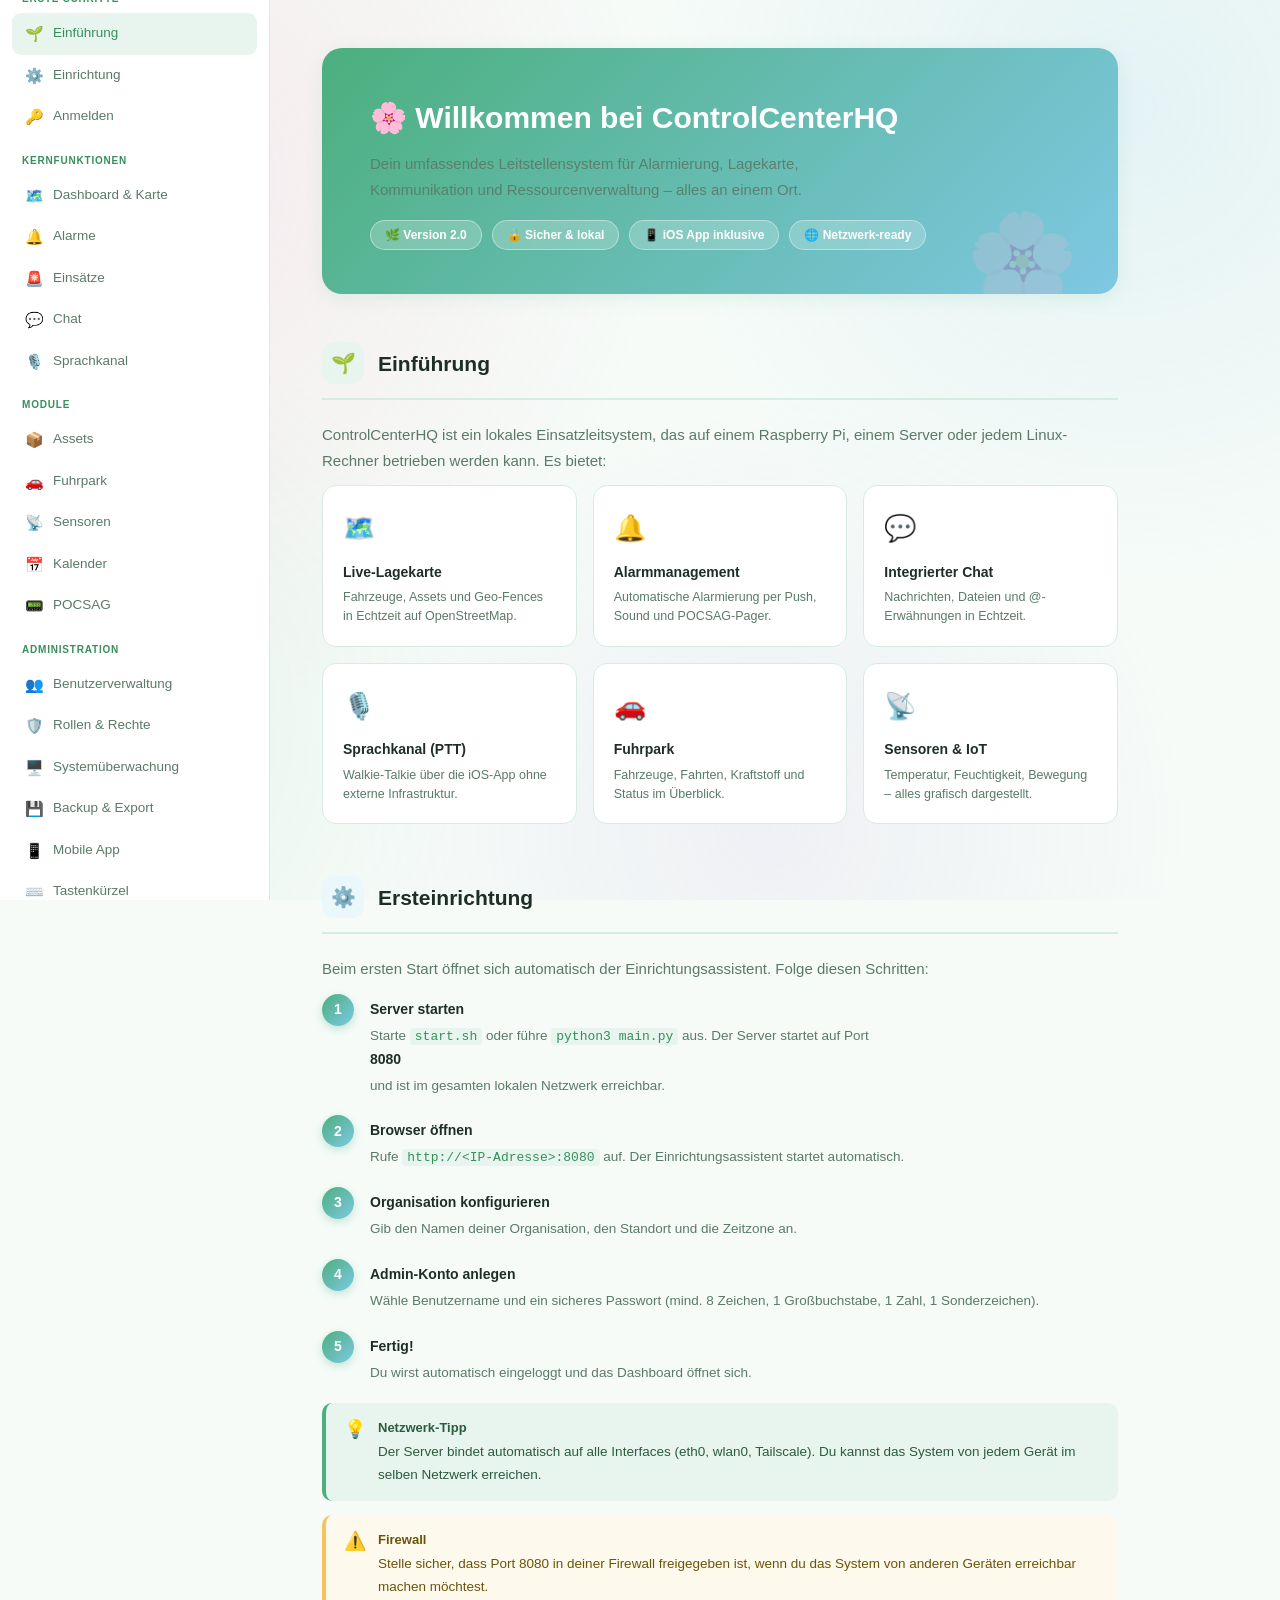
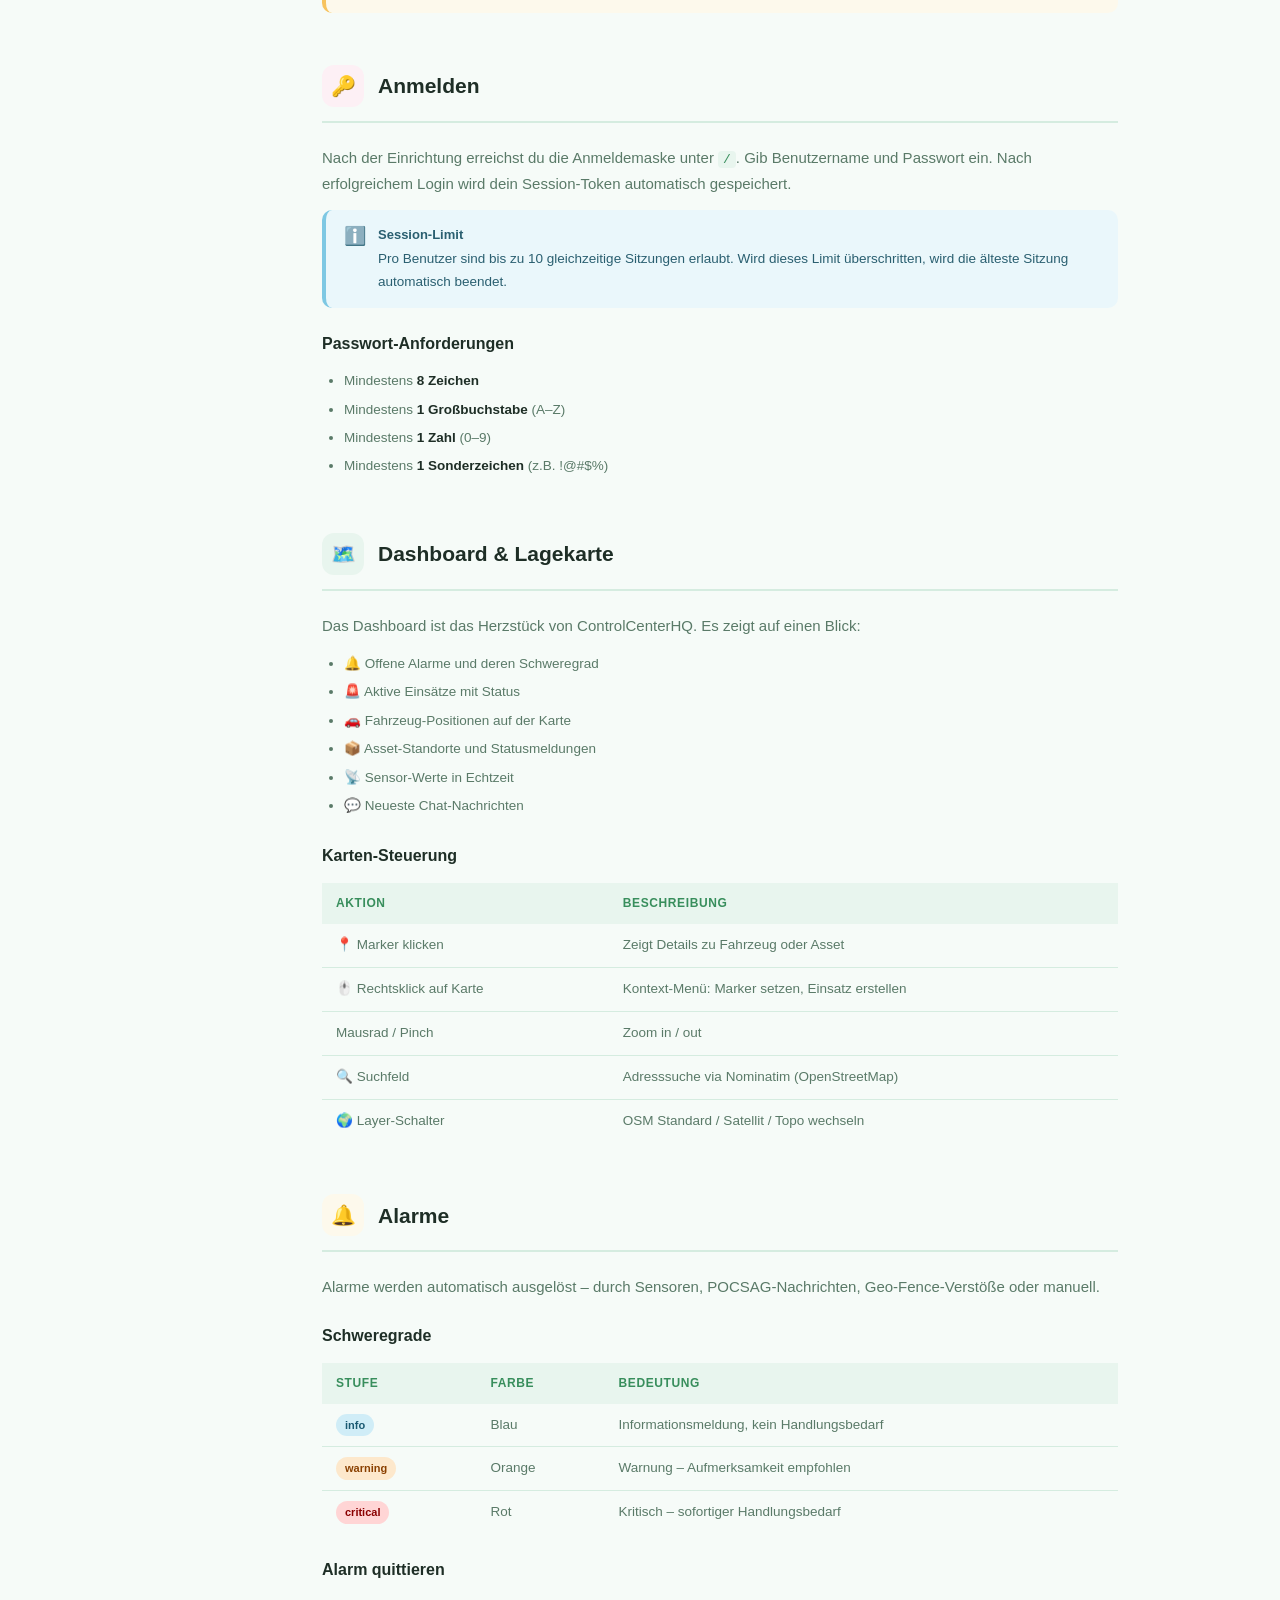
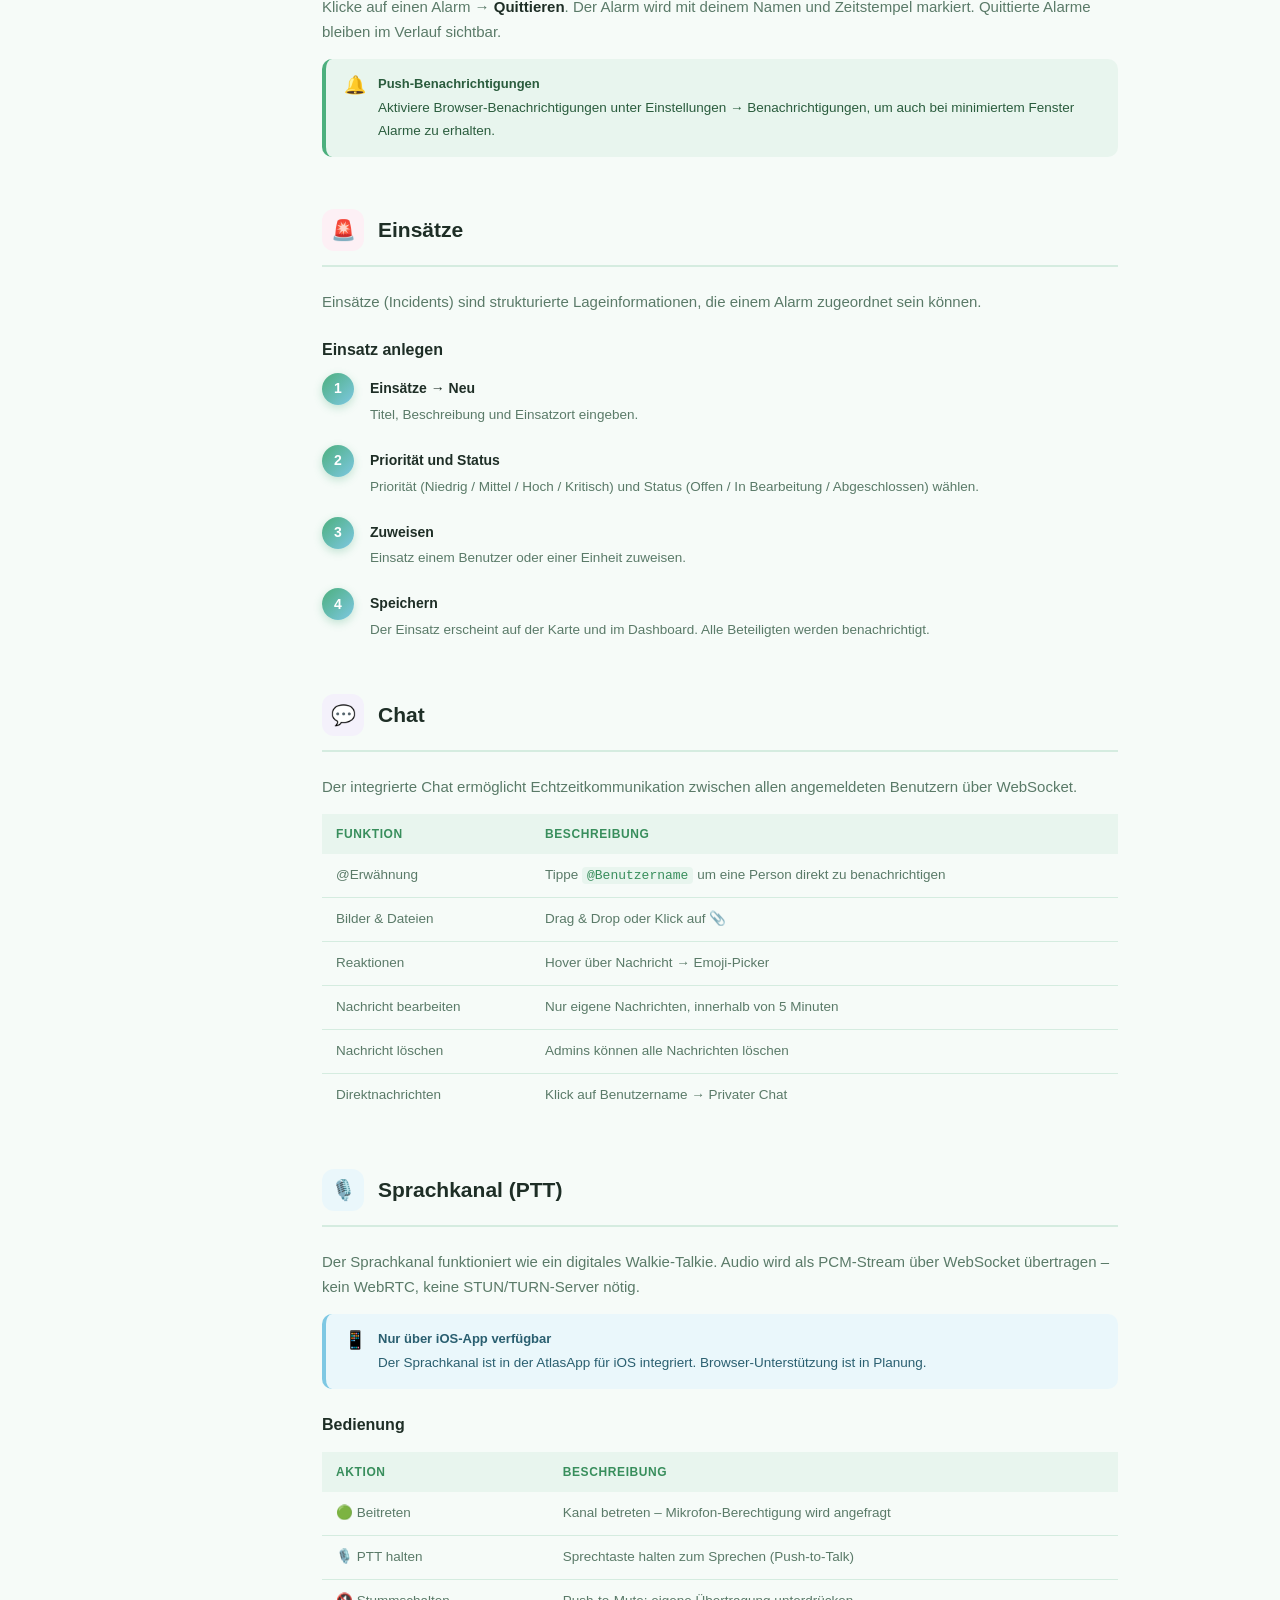
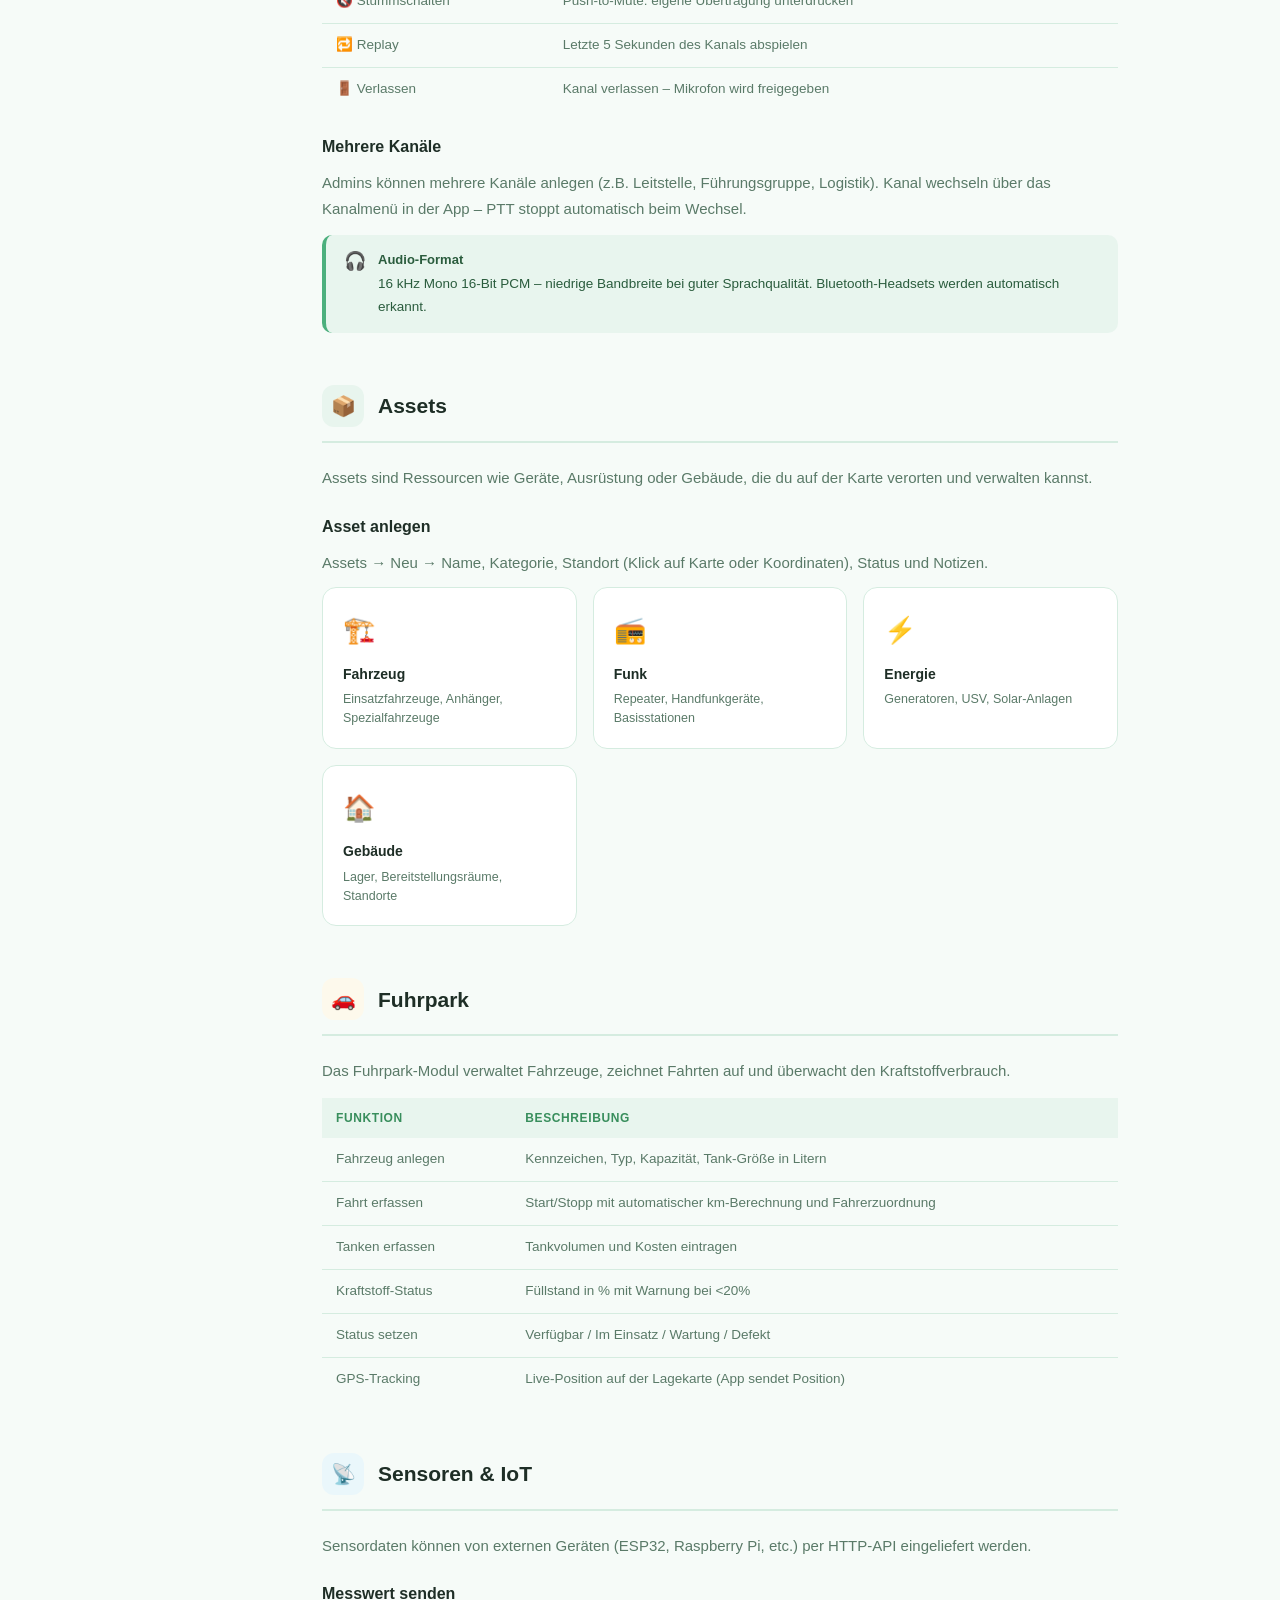
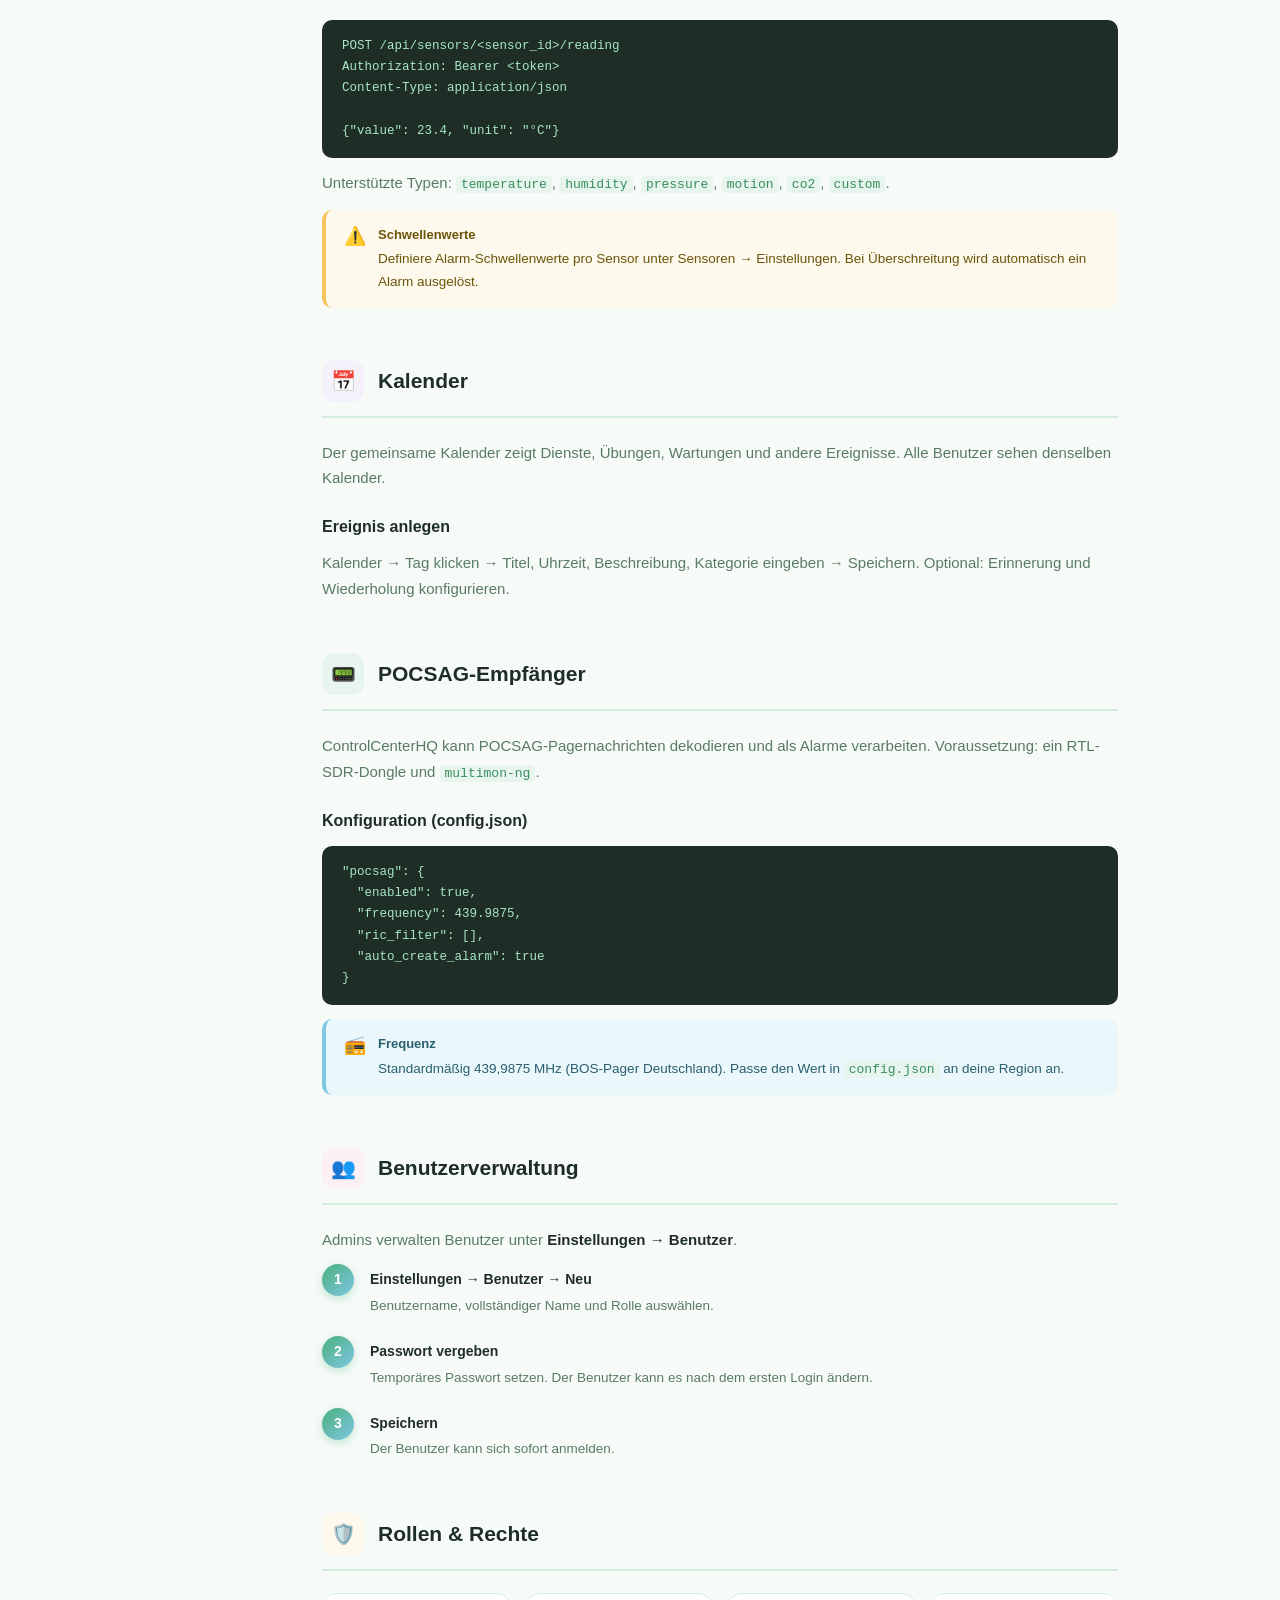
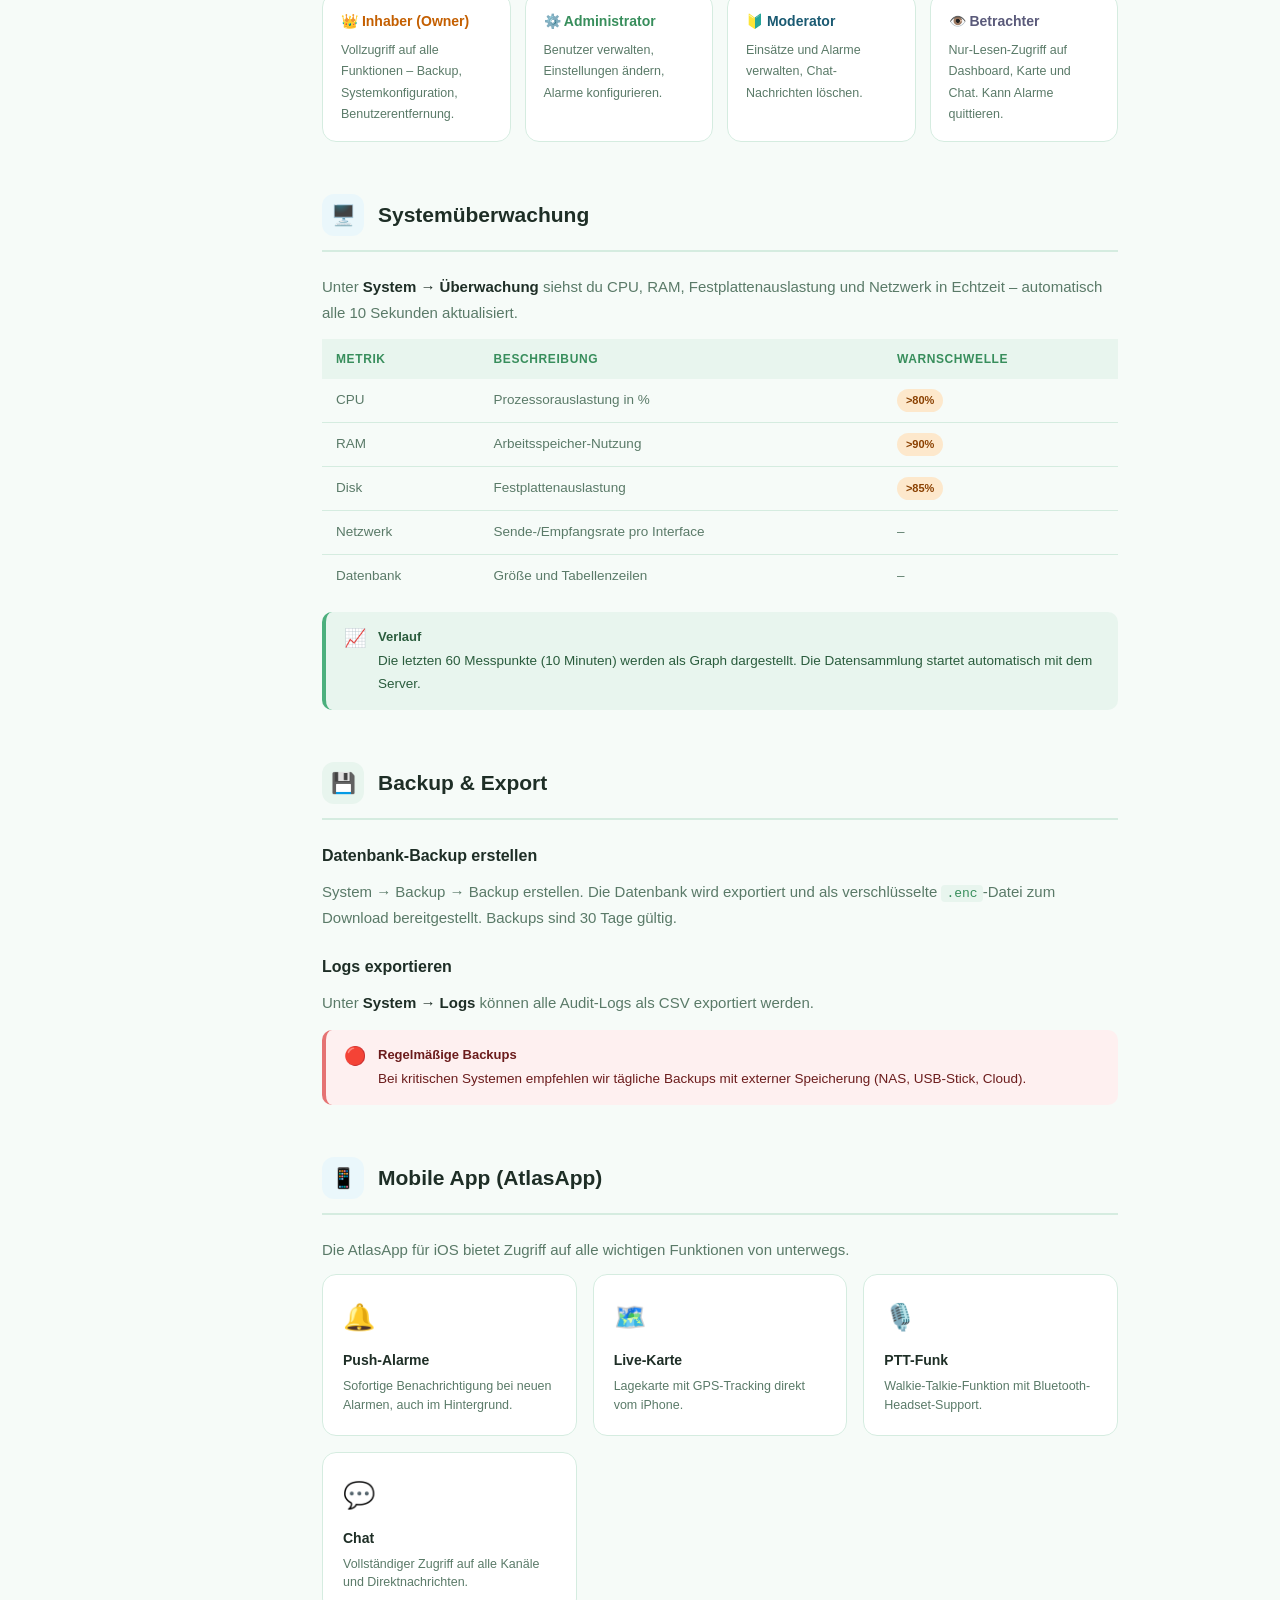
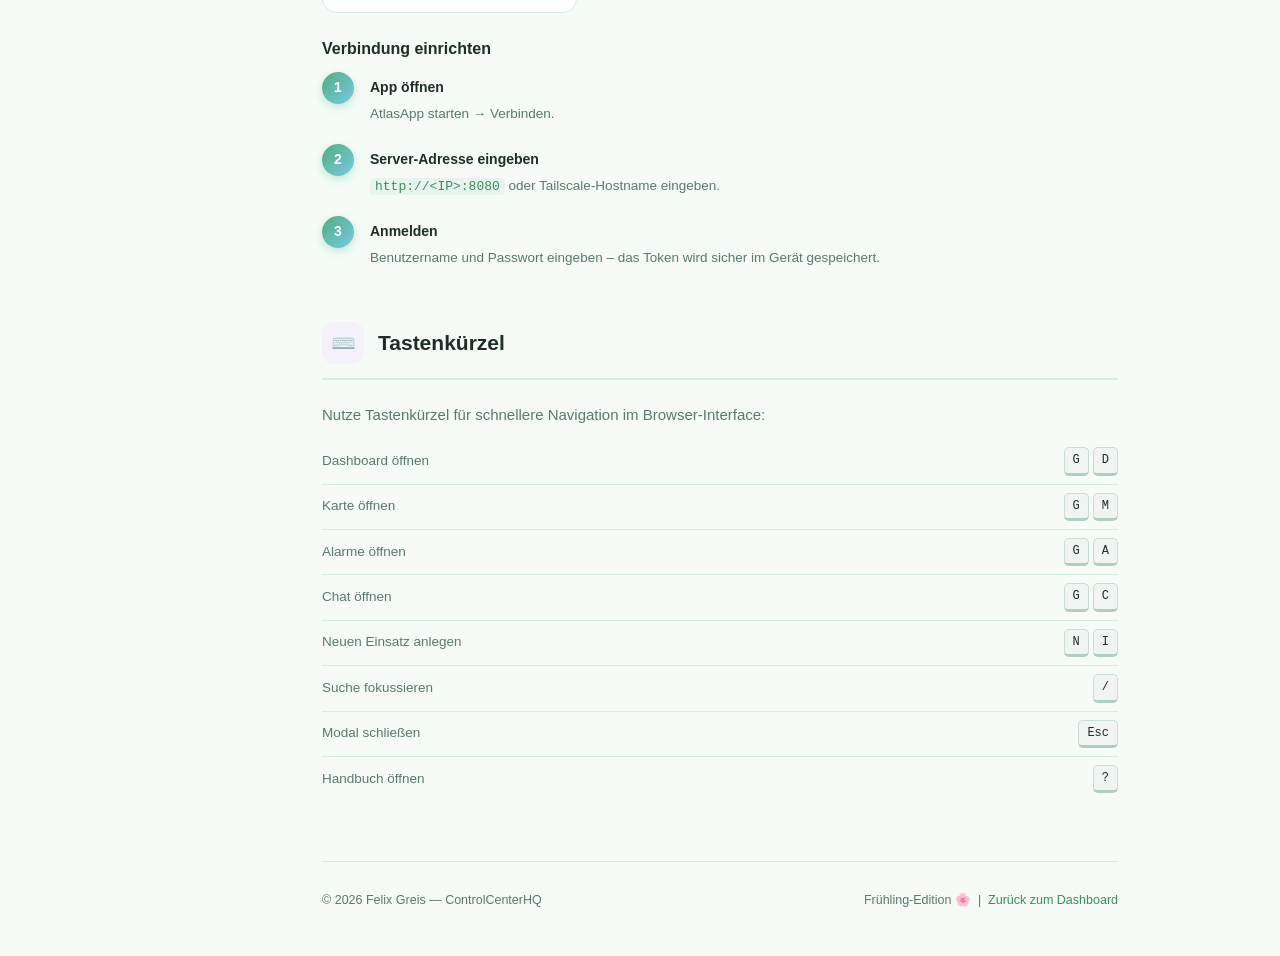
<file: static/manual.html>
<!DOCTYPE html>
<html lang="de">
<head>
  <meta charset="UTF-8" />
  <meta name="viewport" content="width=device-width, initial-scale=1.0" />
  <title>ControlCenterHQ – Benutzerhandbuch</title>
  <style>
    /* ── Frühlings-Farbpalette ─────────────────────────────────────────────── */
    :root {
      --spring-green:    #4caf7d;
      --spring-green-dk: #388e5c;
      --spring-green-lt: #e8f5ee;
      --spring-sky:      #7ec8e3;
      --spring-sky-lt:   #eaf7fb;
      --spring-blossom:  #f4a4c0;
      --spring-yellow:   #f9e07f;
      --spring-lavender: #c5b4e3;
      --spring-sun:      #f7c35f;
      --bg:              #f6fbf8;
      --surface:         #ffffff;
      --border:          #d5ece0;
      --text:            #1e2e26;
      --text-muted:      #5a7a68;
      --shadow:          0 4px 18px rgba(76,175,125,.12);
      --radius:          14px;
    }

    /* ── Reset / Base ──────────────────────────────────────────────────────── */
    *, *::before, *::after { box-sizing: border-box; margin: 0; padding: 0; }
    html { scroll-behavior: smooth; }
    body {
      font-family: -apple-system, BlinkMacSystemFont, "Segoe UI", Roboto, "Helvetica Neue", sans-serif;
      background: var(--bg);
      color: var(--text);
      line-height: 1.7;
      font-size: 15px;
    }

    /* ── Floating spring gradient background ───────────────────────────────── */
    body::before {
      content: "";
      position: fixed;
      inset: 0;
      pointer-events: none;
      z-index: 0;
      background-image:
        radial-gradient(circle at 10% 20%, rgba(244,164,192,.18) 0%, transparent 40%),
        radial-gradient(circle at 88% 12%, rgba(126,200,227,.15) 0%, transparent 35%),
        radial-gradient(circle at 60% 92%, rgba(197,180,227,.14) 0%, transparent 38%),
        radial-gradient(circle at 3%  80%, rgba(76,175,125,.10) 0%, transparent 30%);
    }

    /* ── Layout ────────────────────────────────────────────────────────────── */
    .layout {
      display: flex;
      min-height: 100vh;
      position: relative;
      z-index: 1;
    }

    /* ── Sidebar ───────────────────────────────────────────────────────────── */
    .sidebar {
      width: 270px;
      flex-shrink: 0;
      background: var(--surface);
      border-right: 1.5px solid var(--border);
      position: sticky;
      top: 0;
      height: 100vh;
      overflow-y: auto;
      padding: 0 0 32px;
      scrollbar-width: thin;
      scrollbar-color: var(--spring-green) transparent;
    }
    .sidebar::-webkit-scrollbar { width: 4px; }
    .sidebar::-webkit-scrollbar-thumb { background: var(--spring-green); border-radius: 4px; }

    .sidebar-logo {
      display: flex;
      align-items: center;
      gap: 12px;
      padding: 28px 22px 20px;
      border-bottom: 1.5px solid var(--border);
    }
    .sidebar-logo .logo-icon {
      width: 40px; height: 40px;
      background: linear-gradient(135deg, var(--spring-green), var(--spring-sky));
      border-radius: 10px;
      display: flex; align-items: center; justify-content: center;
      font-size: 20px;
      box-shadow: 0 3px 10px rgba(76,175,125,.3);
    }
    .sidebar-logo .logo-text { line-height: 1.2; }
    .sidebar-logo .logo-title { font-weight: 700; font-size: 15px; color: var(--text); }
    .sidebar-logo .logo-sub   { font-size: 11px; color: var(--text-muted); }

    .sidebar nav { padding: 14px 12px; }
    .nav-section {
      font-size: 10px;
      font-weight: 700;
      letter-spacing: .08em;
      text-transform: uppercase;
      color: var(--spring-green-dk);
      padding: 14px 10px 6px;
    }
    .nav-link {
      display: flex;
      align-items: center;
      gap: 9px;
      padding: 8px 12px;
      border-radius: 9px;
      color: var(--text-muted);
      text-decoration: none;
      font-size: 13.5px;
      font-weight: 500;
      transition: background .15s, color .15s;
    }
    .nav-link:hover, .nav-link.active {
      background: var(--spring-green-lt);
      color: var(--spring-green-dk);
    }
    .nav-link .nav-icon { font-size: 15px; width: 20px; text-align: center; }

    /* ── Main content ──────────────────────────────────────────────────────── */
    main {
      flex: 1;
      min-width: 0;
      padding: 48px 52px;
      max-width: 900px;
    }

    /* ── Hero ──────────────────────────────────────────────────────────────── */
    .hero {
      background: linear-gradient(135deg, var(--spring-green) 0%, var(--spring-sky) 100%);
      border-radius: 20px;
      padding: 44px 48px;
      color: #fff;
      margin-bottom: 48px;
      position: relative;
      overflow: hidden;
      box-shadow: var(--shadow);
    }
    .hero::after {
      content: "🌸";
      position: absolute;
      right: 40px; bottom: -10px;
      font-size: 90px;
      opacity: .2;
      line-height: 1;
    }
    .hero h1 { font-size: 30px; font-weight: 800; margin-bottom: 8px; }
    .hero p  { font-size: 15px; opacity: .9; max-width: 480px; }
    .hero-badges {
      display: flex; gap: 10px; margin-top: 18px; flex-wrap: wrap;
    }
    .hero-badge {
      background: rgba(255,255,255,.22);
      border: 1px solid rgba(255,255,255,.4);
      border-radius: 20px;
      padding: 4px 14px;
      font-size: 12px;
      font-weight: 600;
      backdrop-filter: blur(4px);
    }

    /* ── Section headings ──────────────────────────────────────────────────── */
    .section {
      margin-bottom: 52px;
      scroll-margin-top: 24px;
    }
    .section-header {
      display: flex;
      align-items: center;
      gap: 14px;
      margin-bottom: 22px;
      padding-bottom: 14px;
      border-bottom: 2px solid var(--border);
    }
    .section-icon {
      width: 42px; height: 42px;
      border-radius: 12px;
      display: flex; align-items: center; justify-content: center;
      font-size: 20px;
      flex-shrink: 0;
    }
    .icon-green    { background: var(--spring-green-lt); }
    .icon-sky      { background: var(--spring-sky-lt); }
    .icon-blossom  { background: #fdf0f5; }
    .icon-yellow   { background: #fdf9ec; }
    .icon-lavender { background: #f4f1fb; }

    h2 { font-size: 21px; font-weight: 700; color: var(--text); }
    h3 { font-size: 16px; font-weight: 700; color: var(--text); margin: 22px 0 10px; }
    p  { margin-bottom: 12px; color: var(--text-muted); }
    p strong { color: var(--text); }

    /* ── Cards ─────────────────────────────────────────────────────────────── */
    .card-grid {
      display: grid;
      grid-template-columns: repeat(auto-fit, minmax(200px, 1fr));
      gap: 16px;
      margin-bottom: 16px;
    }
    .card {
      background: var(--surface);
      border: 1.5px solid var(--border);
      border-radius: var(--radius);
      padding: 20px;
      transition: box-shadow .2s, border-color .2s;
    }
    .card:hover { box-shadow: var(--shadow); border-color: var(--spring-green); }
    .card-icon  { font-size: 26px; margin-bottom: 10px; }
    .card-title { font-weight: 700; font-size: 14px; margin-bottom: 4px; color: var(--text); }
    .card-desc  { font-size: 12.5px; color: var(--text-muted); line-height: 1.5; }

    /* ── Callout boxes ─────────────────────────────────────────────────────── */
    .callout {
      border-radius: 10px;
      padding: 14px 18px;
      margin: 14px 0;
      display: flex;
      gap: 12px;
      align-items: flex-start;
      font-size: 13.5px;
    }
    .callout-icon { font-size: 18px; flex-shrink: 0; line-height: 1.4; }
    .callout-body { flex: 1; }
    .callout-body strong { display: block; font-size: 13px; margin-bottom: 2px; }
    .callout.info    { background: var(--spring-sky-lt);   border-left: 4px solid var(--spring-sky);   color: #2a5f70; }
    .callout.tip     { background: var(--spring-green-lt); border-left: 4px solid var(--spring-green); color: #2a5c3d; }
    .callout.warn    { background: #fdf9ec; border-left: 4px solid var(--spring-sun);  color: #6b540a; }
    .callout.danger  { background: #fef0f0; border-left: 4px solid #e57373;            color: #6b1c1c; }

    /* ── Steps ─────────────────────────────────────────────────────────────── */
    .steps { }
    .step {
      display: flex;
      gap: 16px;
      margin-bottom: 18px;
    }
    .step-num {
      width: 32px; height: 32px;
      border-radius: 50%;
      background: linear-gradient(135deg, var(--spring-green), var(--spring-sky));
      color: #fff;
      font-weight: 700;
      font-size: 14px;
      display: flex; align-items: center; justify-content: center;
      flex-shrink: 0;
      box-shadow: 0 3px 8px rgba(76,175,125,.3);
    }
    .step-body { padding-top: 4px; }
    .step-body strong { display: block; font-size: 14px; color: var(--text); margin-bottom: 3px; }
    .step-body p { margin: 0; font-size: 13.5px; }

    /* ── Tables ────────────────────────────────────────────────────────────── */
    .feature-table { width: 100%; border-collapse: collapse; margin: 14px 0; }
    .feature-table th {
      background: var(--spring-green-lt);
      color: var(--spring-green-dk);
      font-size: 12px;
      font-weight: 700;
      letter-spacing: .05em;
      text-transform: uppercase;
      text-align: left;
      padding: 10px 14px;
    }
    .feature-table td {
      padding: 10px 14px;
      border-bottom: 1px solid var(--border);
      font-size: 13.5px;
      color: var(--text-muted);
    }
    .feature-table tr:last-child td { border-bottom: none; }
    .feature-table tr:hover td { background: var(--spring-green-lt); }

    /* Badges */
    .badge {
      display: inline-block;
      padding: 2px 9px;
      border-radius: 20px;
      font-size: 11px;
      font-weight: 600;
    }
    .badge-green  { background: #d6f0e2; color: #2a6b41; }
    .badge-orange { background: #fde8cc; color: #8a4000; }
    .badge-blue   { background: #d0edf7; color: #1a5a72; }

    /* ── Keyboard shortcuts ────────────────────────────────────────────────── */
    kbd {
      display: inline-block;
      background: #f0f4f2;
      border: 1px solid #c8ddd4;
      border-bottom: 3px solid #b0cfc1;
      border-radius: 5px;
      padding: 2px 8px;
      font-family: "SF Mono", Consolas, monospace;
      font-size: 12px;
      color: var(--text);
    }
    .shortcut-row {
      display: flex;
      justify-content: space-between;
      align-items: center;
      padding: 8px 0;
      border-bottom: 1px solid var(--border);
      font-size: 13.5px;
    }
    .shortcut-row:last-child { border-bottom: none; }
    .shortcut-desc { color: var(--text-muted); }
    .shortcut-keys { display: flex; gap: 4px; align-items: center; }

    /* ── Code ──────────────────────────────────────────────────────────────── */
    pre {
      background: #1e2e26;
      color: #a8e6c3;
      border-radius: 10px;
      padding: 16px 20px;
      font-family: "SF Mono", Consolas, "Fira Code", monospace;
      font-size: 12.5px;
      overflow-x: auto;
      margin: 12px 0;
    }
    code {
      font-family: "SF Mono", Consolas, monospace;
      font-size: 13px;
      color: var(--spring-green-dk);
      background: var(--spring-green-lt);
      padding: 1px 5px;
      border-radius: 4px;
    }

    /* ── Role cards ────────────────────────────────────────────────────────── */
    .role-grid { display: flex; gap: 14px; flex-wrap: wrap; margin: 14px 0; }
    .role-card {
      flex: 1; min-width: 170px;
      border: 1.5px solid var(--border);
      border-radius: var(--radius);
      padding: 16px 18px;
      background: var(--surface);
    }
    .role-name { font-weight: 700; font-size: 14px; margin-bottom: 6px; }
    .role-desc { font-size: 12.5px; color: var(--text-muted); }
    .role-owner  .role-name { color: #c45f00; }
    .role-admin  .role-name { color: var(--spring-green-dk); }
    .role-mod    .role-name { color: #1a5a72; }
    .role-viewer .role-name { color: #5a5a7a; }

    /* ── List ──────────────────────────────────────────────────────────────── */
    .manual-list {
      padding-left: 22px;
      color: var(--text-muted);
      font-size: 13.5px;
      line-height: 2.1;
    }
    .manual-list strong { color: var(--text); }

    /* ── Scroll-to-top ─────────────────────────────────────────────────────── */
    #scrollTop {
      position: fixed;
      bottom: 28px; right: 28px;
      width: 42px; height: 42px;
      border-radius: 50%;
      background: var(--spring-green);
      color: #fff;
      border: none;
      cursor: pointer;
      font-size: 18px;
      box-shadow: 0 4px 14px rgba(76,175,125,.4);
      display: none;
      align-items: center; justify-content: center;
      transition: background .2s, transform .15s;
      z-index: 999;
    }
    #scrollTop:hover { background: var(--spring-green-dk); transform: translateY(-2px); }
    #scrollTop.visible { display: flex; }

    /* ── Footer ────────────────────────────────────────────────────────────── */
    .footer {
      margin-top: 60px;
      padding: 28px 0 0;
      border-top: 1.5px solid var(--border);
      color: var(--text-muted);
      font-size: 12.5px;
      display: flex;
      justify-content: space-between;
      align-items: center;
      flex-wrap: wrap;
      gap: 8px;
    }
    .footer a { color: var(--spring-green-dk); text-decoration: none; }
    .footer a:hover { text-decoration: underline; }

    /* ── Responsive ────────────────────────────────────────────────────────── */
    @media (max-width: 820px) {
      .sidebar { display: none; }
      main { padding: 28px 20px; }
      .hero { padding: 28px 24px; }
      .hero::after { display: none; }
    }
  </style>
</head>
<body>

<div class="layout">

  <!-- ═══ SIDEBAR ═══ -->
  <aside class="sidebar">
    <div class="sidebar-logo">
      <div class="logo-icon">🌿</div>
      <div class="logo-text">
        <div class="logo-title">ControlCenterHQ</div>
        <div class="logo-sub">Benutzerhandbuch</div>
      </div>
    </div>
    <nav>
      <div class="nav-section">Erste Schritte</div>
      <a class="nav-link" href="#intro">   <span class="nav-icon">🌱</span> Einführung</a>
      <a class="nav-link" href="#setup">   <span class="nav-icon">⚙️</span> Einrichtung</a>
      <a class="nav-link" href="#login">   <span class="nav-icon">🔑</span> Anmelden</a>

      <div class="nav-section">Kernfunktionen</div>
      <a class="nav-link" href="#dashboard"><span class="nav-icon">🗺️</span> Dashboard &amp; Karte</a>
      <a class="nav-link" href="#alerts">   <span class="nav-icon">🔔</span> Alarme</a>
      <a class="nav-link" href="#incidents"><span class="nav-icon">🚨</span> Einsätze</a>
      <a class="nav-link" href="#chat">     <span class="nav-icon">💬</span> Chat</a>
      <a class="nav-link" href="#voice">    <span class="nav-icon">🎙️</span> Sprachkanal</a>

      <div class="nav-section">Module</div>
      <a class="nav-link" href="#assets">  <span class="nav-icon">📦</span> Assets</a>
      <a class="nav-link" href="#fleet">   <span class="nav-icon">🚗</span> Fuhrpark</a>
      <a class="nav-link" href="#sensors"> <span class="nav-icon">📡</span> Sensoren</a>
      <a class="nav-link" href="#calendar"><span class="nav-icon">📅</span> Kalender</a>
      <a class="nav-link" href="#pocsag">  <span class="nav-icon">📟</span> POCSAG</a>

      <div class="nav-section">Administration</div>
      <a class="nav-link" href="#users">    <span class="nav-icon">👥</span> Benutzerverwaltung</a>
      <a class="nav-link" href="#roles">    <span class="nav-icon">🛡️</span> Rollen &amp; Rechte</a>
      <a class="nav-link" href="#system">   <span class="nav-icon">🖥️</span> Systemüberwachung</a>
      <a class="nav-link" href="#backup">   <span class="nav-icon">💾</span> Backup &amp; Export</a>
      <a class="nav-link" href="#mobile">   <span class="nav-icon">📱</span> Mobile App</a>
      <a class="nav-link" href="#shortcuts"><span class="nav-icon">⌨️</span> Tastenkürzel</a>
    </nav>
  </aside>

  <!-- ═══ MAIN ═══ -->
  <main>

    <!-- HERO -->
    <div class="hero">
      <h1>🌸 Willkommen bei ControlCenterHQ</h1>
      <p>Dein umfassendes Leitstellensystem für Alarmierung, Lagekarte, Kommunikation und Ressourcenverwaltung – alles an einem Ort.</p>
      <div class="hero-badges">
        <span class="hero-badge">🌿 Version 2.0</span>
        <span class="hero-badge">🔒 Sicher &amp; lokal</span>
        <span class="hero-badge">📱 iOS App inklusive</span>
        <span class="hero-badge">🌐 Netzwerk-ready</span>
      </div>
    </div>

    <!-- ═══ 1 EINFÜHRUNG ═══ -->
    <section class="section" id="intro">
      <div class="section-header">
        <div class="section-icon icon-green">🌱</div>
        <h2>Einführung</h2>
      </div>
      <p>ControlCenterHQ ist ein lokales Einsatzleitsystem, das auf einem Raspberry Pi, einem Server oder jedem Linux-Rechner betrieben werden kann. Es bietet:</p>
      <div class="card-grid">
        <div class="card"><div class="card-icon">🗺️</div><div class="card-title">Live-Lagekarte</div><div class="card-desc">Fahrzeuge, Assets und Geo-Fences in Echtzeit auf OpenStreetMap.</div></div>
        <div class="card"><div class="card-icon">🔔</div><div class="card-title">Alarmmanagement</div><div class="card-desc">Automatische Alarmierung per Push, Sound und POCSAG-Pager.</div></div>
        <div class="card"><div class="card-icon">💬</div><div class="card-title">Integrierter Chat</div><div class="card-desc">Nachrichten, Dateien und @-Erwähnungen in Echtzeit.</div></div>
        <div class="card"><div class="card-icon">🎙️</div><div class="card-title">Sprachkanal (PTT)</div><div class="card-desc">Walkie-Talkie über die iOS-App ohne externe Infrastruktur.</div></div>
        <div class="card"><div class="card-icon">🚗</div><div class="card-title">Fuhrpark</div><div class="card-desc">Fahrzeuge, Fahrten, Kraftstoff und Status im Überblick.</div></div>
        <div class="card"><div class="card-icon">📡</div><div class="card-title">Sensoren &amp; IoT</div><div class="card-desc">Temperatur, Feuchtigkeit, Bewegung – alles grafisch dargestellt.</div></div>
      </div>
    </section>

    <!-- ═══ 2 EINRICHTUNG ═══ -->
    <section class="section" id="setup">
      <div class="section-header">
        <div class="section-icon icon-sky">⚙️</div>
        <h2>Ersteinrichtung</h2>
      </div>
      <p>Beim ersten Start öffnet sich automatisch der Einrichtungsassistent. Folge diesen Schritten:</p>
      <div class="steps">
        <div class="step"><div class="step-num">1</div><div class="step-body"><strong>Server starten</strong><p>Starte <code>start.sh</code> oder führe <code>python3 main.py</code> aus. Der Server startet auf Port <strong>8080</strong> und ist im gesamten lokalen Netzwerk erreichbar.</p></div></div>
        <div class="step"><div class="step-num">2</div><div class="step-body"><strong>Browser öffnen</strong><p>Rufe <code>http://&lt;IP-Adresse&gt;:8080</code> auf. Der Einrichtungsassistent startet automatisch.</p></div></div>
        <div class="step"><div class="step-num">3</div><div class="step-body"><strong>Organisation konfigurieren</strong><p>Gib den Namen deiner Organisation, den Standort und die Zeitzone an.</p></div></div>
        <div class="step"><div class="step-num">4</div><div class="step-body"><strong>Admin-Konto anlegen</strong><p>Wähle Benutzername und ein sicheres Passwort (mind. 8 Zeichen, 1 Großbuchstabe, 1 Zahl, 1 Sonderzeichen).</p></div></div>
        <div class="step"><div class="step-num">5</div><div class="step-body"><strong>Fertig!</strong><p>Du wirst automatisch eingeloggt und das Dashboard öffnet sich.</p></div></div>
      </div>
      <div class="callout tip">
        <div class="callout-icon">💡</div>
        <div class="callout-body"><strong>Netzwerk-Tipp</strong> Der Server bindet automatisch auf alle Interfaces (eth0, wlan0, Tailscale). Du kannst das System von jedem Gerät im selben Netzwerk erreichen.</div>
      </div>
      <div class="callout warn">
        <div class="callout-icon">⚠️</div>
        <div class="callout-body"><strong>Firewall</strong> Stelle sicher, dass Port 8080 in deiner Firewall freigegeben ist, wenn du das System von anderen Geräten erreichbar machen möchtest.</div>
      </div>
    </section>

    <!-- ═══ 3 ANMELDEN ═══ -->
    <section class="section" id="login">
      <div class="section-header">
        <div class="section-icon icon-blossom">🔑</div>
        <h2>Anmelden</h2>
      </div>
      <p>Nach der Einrichtung erreichst du die Anmeldemaske unter <code>/</code>. Gib Benutzername und Passwort ein. Nach erfolgreichem Login wird dein Session-Token automatisch gespeichert.</p>
      <div class="callout info">
        <div class="callout-icon">ℹ️</div>
        <div class="callout-body"><strong>Session-Limit</strong> Pro Benutzer sind bis zu 10 gleichzeitige Sitzungen erlaubt. Wird dieses Limit überschritten, wird die älteste Sitzung automatisch beendet.</div>
      </div>
      <h3>Passwort-Anforderungen</h3>
      <ul class="manual-list">
        <li>Mindestens <strong>8 Zeichen</strong></li>
        <li>Mindestens <strong>1 Großbuchstabe</strong> (A–Z)</li>
        <li>Mindestens <strong>1 Zahl</strong> (0–9)</li>
        <li>Mindestens <strong>1 Sonderzeichen</strong> (z.B. !@#$%)</li>
      </ul>
    </section>

    <!-- ═══ 4 DASHBOARD ═══ -->
    <section class="section" id="dashboard">
      <div class="section-header">
        <div class="section-icon icon-green">🗺️</div>
        <h2>Dashboard &amp; Lagekarte</h2>
      </div>
      <p>Das Dashboard ist das Herzstück von ControlCenterHQ. Es zeigt auf einen Blick:</p>
      <ul class="manual-list">
        <li>🔔 Offene Alarme und deren Schweregrad</li>
        <li>🚨 Aktive Einsätze mit Status</li>
        <li>🚗 Fahrzeug-Positionen auf der Karte</li>
        <li>📦 Asset-Standorte und Statusmeldungen</li>
        <li>📡 Sensor-Werte in Echtzeit</li>
        <li>💬 Neueste Chat-Nachrichten</li>
      </ul>
      <h3>Karten-Steuerung</h3>
      <table class="feature-table">
        <thead><tr><th>Aktion</th><th>Beschreibung</th></tr></thead>
        <tbody>
          <tr><td>📍 Marker klicken</td><td>Zeigt Details zu Fahrzeug oder Asset</td></tr>
          <tr><td>🖱️ Rechtsklick auf Karte</td><td>Kontext-Menü: Marker setzen, Einsatz erstellen</td></tr>
          <tr><td>Mausrad / Pinch</td><td>Zoom in / out</td></tr>
          <tr><td>🔍 Suchfeld</td><td>Adresssuche via Nominatim (OpenStreetMap)</td></tr>
          <tr><td>🌍 Layer-Schalter</td><td>OSM Standard / Satellit / Topo wechseln</td></tr>
        </tbody>
      </table>
    </section>

    <!-- ═══ 5 ALARME ═══ -->
    <section class="section" id="alerts">
      <div class="section-header">
        <div class="section-icon icon-yellow">🔔</div>
        <h2>Alarme</h2>
      </div>
      <p>Alarme werden automatisch ausgelöst – durch Sensoren, POCSAG-Nachrichten, Geo-Fence-Verstöße oder manuell.</p>
      <h3>Schweregrade</h3>
      <table class="feature-table">
        <thead><tr><th>Stufe</th><th>Farbe</th><th>Bedeutung</th></tr></thead>
        <tbody>
          <tr><td><span class="badge badge-blue">info</span></td><td>Blau</td><td>Informationsmeldung, kein Handlungsbedarf</td></tr>
          <tr><td><span class="badge badge-orange">warning</span></td><td>Orange</td><td>Warnung – Aufmerksamkeit empfohlen</td></tr>
          <tr><td><span class="badge" style="background:#ffd5d5;color:#8a0000">critical</span></td><td>Rot</td><td>Kritisch – sofortiger Handlungsbedarf</td></tr>
        </tbody>
      </table>
      <h3>Alarm quittieren</h3>
      <p>Klicke auf einen Alarm → <strong>Quittieren</strong>. Der Alarm wird mit deinem Namen und Zeitstempel markiert. Quittierte Alarme bleiben im Verlauf sichtbar.</p>
      <div class="callout tip">
        <div class="callout-icon">🔔</div>
        <div class="callout-body"><strong>Push-Benachrichtigungen</strong> Aktiviere Browser-Benachrichtigungen unter Einstellungen → Benachrichtigungen, um auch bei minimiertem Fenster Alarme zu erhalten.</div>
      </div>
    </section>

    <!-- ═══ 6 EINSÄTZE ═══ -->
    <section class="section" id="incidents">
      <div class="section-header">
        <div class="section-icon icon-blossom">🚨</div>
        <h2>Einsätze</h2>
      </div>
      <p>Einsätze (Incidents) sind strukturierte Lageinformationen, die einem Alarm zugeordnet sein können.</p>
      <h3>Einsatz anlegen</h3>
      <div class="steps">
        <div class="step"><div class="step-num">1</div><div class="step-body"><strong>Einsätze → Neu</strong><p>Titel, Beschreibung und Einsatzort eingeben.</p></div></div>
        <div class="step"><div class="step-num">2</div><div class="step-body"><strong>Priorität und Status</strong><p>Priorität (Niedrig / Mittel / Hoch / Kritisch) und Status (Offen / In Bearbeitung / Abgeschlossen) wählen.</p></div></div>
        <div class="step"><div class="step-num">3</div><div class="step-body"><strong>Zuweisen</strong><p>Einsatz einem Benutzer oder einer Einheit zuweisen.</p></div></div>
        <div class="step"><div class="step-num">4</div><div class="step-body"><strong>Speichern</strong><p>Der Einsatz erscheint auf der Karte und im Dashboard. Alle Beteiligten werden benachrichtigt.</p></div></div>
      </div>
    </section>

    <!-- ═══ 7 CHAT ═══ -->
    <section class="section" id="chat">
      <div class="section-header">
        <div class="section-icon icon-lavender">💬</div>
        <h2>Chat</h2>
      </div>
      <p>Der integrierte Chat ermöglicht Echtzeitkommunikation zwischen allen angemeldeten Benutzern über WebSocket.</p>
      <table class="feature-table">
        <thead><tr><th>Funktion</th><th>Beschreibung</th></tr></thead>
        <tbody>
          <tr><td>@Erwähnung</td><td>Tippe <code>@Benutzername</code> um eine Person direkt zu benachrichtigen</td></tr>
          <tr><td>Bilder &amp; Dateien</td><td>Drag &amp; Drop oder Klick auf 📎</td></tr>
          <tr><td>Reaktionen</td><td>Hover über Nachricht → Emoji-Picker</td></tr>
          <tr><td>Nachricht bearbeiten</td><td>Nur eigene Nachrichten, innerhalb von 5 Minuten</td></tr>
          <tr><td>Nachricht löschen</td><td>Admins können alle Nachrichten löschen</td></tr>
          <tr><td>Direktnachrichten</td><td>Klick auf Benutzername → Privater Chat</td></tr>
        </tbody>
      </table>
    </section>

    <!-- ═══ 8 SPRACHKANAL ═══ -->
    <section class="section" id="voice">
      <div class="section-header">
        <div class="section-icon icon-sky">🎙️</div>
        <h2>Sprachkanal (PTT)</h2>
      </div>
      <p>Der Sprachkanal funktioniert wie ein digitales Walkie-Talkie. Audio wird als PCM-Stream über WebSocket übertragen – kein WebRTC, keine STUN/TURN-Server nötig.</p>
      <div class="callout info">
        <div class="callout-icon">📱</div>
        <div class="callout-body"><strong>Nur über iOS-App verfügbar</strong> Der Sprachkanal ist in der AtlasApp für iOS integriert. Browser-Unterstützung ist in Planung.</div>
      </div>
      <h3>Bedienung</h3>
      <table class="feature-table">
        <thead><tr><th>Aktion</th><th>Beschreibung</th></tr></thead>
        <tbody>
          <tr><td>🟢 Beitreten</td><td>Kanal betreten – Mikrofon-Berechtigung wird angefragt</td></tr>
          <tr><td>🎙️ PTT halten</td><td>Sprechtaste halten zum Sprechen (Push-to-Talk)</td></tr>
          <tr><td>🔇 Stummschalten</td><td>Push-to-Mute: eigene Übertragung unterdrücken</td></tr>
          <tr><td>🔁 Replay</td><td>Letzte 5 Sekunden des Kanals abspielen</td></tr>
          <tr><td>🚪 Verlassen</td><td>Kanal verlassen – Mikrofon wird freigegeben</td></tr>
        </tbody>
      </table>
      <h3>Mehrere Kanäle</h3>
      <p>Admins können mehrere Kanäle anlegen (z.B. Leitstelle, Führungsgruppe, Logistik). Kanal wechseln über das Kanalmenü in der App – PTT stoppt automatisch beim Wechsel.</p>
      <div class="callout tip">
        <div class="callout-icon">🎧</div>
        <div class="callout-body"><strong>Audio-Format</strong> 16 kHz Mono 16-Bit PCM – niedrige Bandbreite bei guter Sprachqualität. Bluetooth-Headsets werden automatisch erkannt.</div>
      </div>
    </section>

    <!-- ═══ 9 ASSETS ═══ -->
    <section class="section" id="assets">
      <div class="section-header">
        <div class="section-icon icon-green">📦</div>
        <h2>Assets</h2>
      </div>
      <p>Assets sind Ressourcen wie Geräte, Ausrüstung oder Gebäude, die du auf der Karte verorten und verwalten kannst.</p>
      <h3>Asset anlegen</h3>
      <p>Assets → Neu → Name, Kategorie, Standort (Klick auf Karte oder Koordinaten), Status und Notizen.</p>
      <div class="card-grid">
        <div class="card"><div class="card-icon">🏗️</div><div class="card-title">Fahrzeug</div><div class="card-desc">Einsatzfahrzeuge, Anhänger, Spezialfahrzeuge</div></div>
        <div class="card"><div class="card-icon">📻</div><div class="card-title">Funk</div><div class="card-desc">Repeater, Handfunkgeräte, Basisstationen</div></div>
        <div class="card"><div class="card-icon">⚡</div><div class="card-title">Energie</div><div class="card-desc">Generatoren, USV, Solar-Anlagen</div></div>
        <div class="card"><div class="card-icon">🏠</div><div class="card-title">Gebäude</div><div class="card-desc">Lager, Bereitstellungsräume, Standorte</div></div>
      </div>
    </section>

    <!-- ═══ 10 FUHRPARK ═══ -->
    <section class="section" id="fleet">
      <div class="section-header">
        <div class="section-icon icon-yellow">🚗</div>
        <h2>Fuhrpark</h2>
      </div>
      <p>Das Fuhrpark-Modul verwaltet Fahrzeuge, zeichnet Fahrten auf und überwacht den Kraftstoffverbrauch.</p>
      <table class="feature-table">
        <thead><tr><th>Funktion</th><th>Beschreibung</th></tr></thead>
        <tbody>
          <tr><td>Fahrzeug anlegen</td><td>Kennzeichen, Typ, Kapazität, Tank-Größe in Litern</td></tr>
          <tr><td>Fahrt erfassen</td><td>Start/Stopp mit automatischer km-Berechnung und Fahrerzuordnung</td></tr>
          <tr><td>Tanken erfassen</td><td>Tankvolumen und Kosten eintragen</td></tr>
          <tr><td>Kraftstoff-Status</td><td>Füllstand in % mit Warnung bei &lt;20%</td></tr>
          <tr><td>Status setzen</td><td>Verfügbar / Im Einsatz / Wartung / Defekt</td></tr>
          <tr><td>GPS-Tracking</td><td>Live-Position auf der Lagekarte (App sendet Position)</td></tr>
        </tbody>
      </table>
    </section>

    <!-- ═══ 11 SENSOREN ═══ -->
    <section class="section" id="sensors">
      <div class="section-header">
        <div class="section-icon icon-sky">📡</div>
        <h2>Sensoren &amp; IoT</h2>
      </div>
      <p>Sensordaten können von externen Geräten (ESP32, Raspberry Pi, etc.) per HTTP-API eingeliefert werden.</p>
      <h3>Messwert senden</h3>
      <pre>POST /api/sensors/&lt;sensor_id&gt;/reading
Authorization: Bearer &lt;token&gt;
Content-Type: application/json

{"value": 23.4, "unit": "°C"}</pre>
      <p>Unterstützte Typen: <code>temperature</code>, <code>humidity</code>, <code>pressure</code>, <code>motion</code>, <code>co2</code>, <code>custom</code>.</p>
      <div class="callout warn">
        <div class="callout-icon">⚠️</div>
        <div class="callout-body"><strong>Schwellenwerte</strong> Definiere Alarm-Schwellenwerte pro Sensor unter Sensoren → Einstellungen. Bei Überschreitung wird automatisch ein Alarm ausgelöst.</div>
      </div>
    </section>

    <!-- ═══ 12 KALENDER ═══ -->
    <section class="section" id="calendar">
      <div class="section-header">
        <div class="section-icon icon-lavender">📅</div>
        <h2>Kalender</h2>
      </div>
      <p>Der gemeinsame Kalender zeigt Dienste, Übungen, Wartungen und andere Ereignisse. Alle Benutzer sehen denselben Kalender.</p>
      <h3>Ereignis anlegen</h3>
      <p>Kalender → Tag klicken → Titel, Uhrzeit, Beschreibung, Kategorie eingeben → Speichern. Optional: Erinnerung und Wiederholung konfigurieren.</p>
    </section>

    <!-- ═══ 13 POCSAG ═══ -->
    <section class="section" id="pocsag">
      <div class="section-header">
        <div class="section-icon icon-green">📟</div>
        <h2>POCSAG-Empfänger</h2>
      </div>
      <p>ControlCenterHQ kann POCSAG-Pagernachrichten dekodieren und als Alarme verarbeiten. Voraussetzung: ein RTL-SDR-Dongle und <code>multimon-ng</code>.</p>
      <h3>Konfiguration (config.json)</h3>
      <pre>"pocsag": {
  "enabled": true,
  "frequency": 439.9875,
  "ric_filter": [],
  "auto_create_alarm": true
}</pre>
      <div class="callout info">
        <div class="callout-icon">📻</div>
        <div class="callout-body"><strong>Frequenz</strong> Standardmäßig 439,9875 MHz (BOS-Pager Deutschland). Passe den Wert in <code>config.json</code> an deine Region an.</div>
      </div>
    </section>

    <!-- ═══ 14 BENUTZER ═══ -->
    <section class="section" id="users">
      <div class="section-header">
        <div class="section-icon icon-blossom">👥</div>
        <h2>Benutzerverwaltung</h2>
      </div>
      <p>Admins verwalten Benutzer unter <strong>Einstellungen → Benutzer</strong>.</p>
      <div class="steps">
        <div class="step"><div class="step-num">1</div><div class="step-body"><strong>Einstellungen → Benutzer → Neu</strong><p>Benutzername, vollständiger Name und Rolle auswählen.</p></div></div>
        <div class="step"><div class="step-num">2</div><div class="step-body"><strong>Passwort vergeben</strong><p>Temporäres Passwort setzen. Der Benutzer kann es nach dem ersten Login ändern.</p></div></div>
        <div class="step"><div class="step-num">3</div><div class="step-body"><strong>Speichern</strong><p>Der Benutzer kann sich sofort anmelden.</p></div></div>
      </div>
    </section>

    <!-- ═══ 15 ROLLEN ═══ -->
    <section class="section" id="roles">
      <div class="section-header">
        <div class="section-icon icon-yellow">🛡️</div>
        <h2>Rollen &amp; Rechte</h2>
      </div>
      <div class="role-grid">
        <div class="role-card role-owner">
          <div class="role-name">👑 Inhaber (Owner)</div>
          <div class="role-desc">Vollzugriff auf alle Funktionen – Backup, Systemkonfiguration, Benutzerentfernung.</div>
        </div>
        <div class="role-card role-admin">
          <div class="role-name">⚙️ Administrator</div>
          <div class="role-desc">Benutzer verwalten, Einstellungen ändern, Alarme konfigurieren.</div>
        </div>
        <div class="role-card role-mod">
          <div class="role-name">🔰 Moderator</div>
          <div class="role-desc">Einsätze und Alarme verwalten, Chat-Nachrichten löschen.</div>
        </div>
        <div class="role-card role-viewer">
          <div class="role-name">👁️ Betrachter</div>
          <div class="role-desc">Nur-Lesen-Zugriff auf Dashboard, Karte und Chat. Kann Alarme quittieren.</div>
        </div>
      </div>
    </section>

    <!-- ═══ 16 SYSTEMÜBERWACHUNG ═══ -->
    <section class="section" id="system">
      <div class="section-header">
        <div class="section-icon icon-sky">🖥️</div>
        <h2>Systemüberwachung</h2>
      </div>
      <p>Unter <strong>System → Überwachung</strong> siehst du CPU, RAM, Festplattenauslastung und Netzwerk in Echtzeit – automatisch alle 10 Sekunden aktualisiert.</p>
      <table class="feature-table">
        <thead><tr><th>Metrik</th><th>Beschreibung</th><th>Warnschwelle</th></tr></thead>
        <tbody>
          <tr><td>CPU</td><td>Prozessorauslastung in %</td><td><span class="badge badge-orange">&gt;80%</span></td></tr>
          <tr><td>RAM</td><td>Arbeitsspeicher-Nutzung</td><td><span class="badge badge-orange">&gt;90%</span></td></tr>
          <tr><td>Disk</td><td>Festplattenauslastung</td><td><span class="badge badge-orange">&gt;85%</span></td></tr>
          <tr><td>Netzwerk</td><td>Sende-/Empfangsrate pro Interface</td><td>–</td></tr>
          <tr><td>Datenbank</td><td>Größe und Tabellenzeilen</td><td>–</td></tr>
        </tbody>
      </table>
      <div class="callout tip">
        <div class="callout-icon">📈</div>
        <div class="callout-body"><strong>Verlauf</strong> Die letzten 60 Messpunkte (10 Minuten) werden als Graph dargestellt. Die Datensammlung startet automatisch mit dem Server.</div>
      </div>
    </section>

    <!-- ═══ 17 BACKUP ═══ -->
    <section class="section" id="backup">
      <div class="section-header">
        <div class="section-icon icon-green">💾</div>
        <h2>Backup &amp; Export</h2>
      </div>
      <h3>Datenbank-Backup erstellen</h3>
      <p>System → Backup → Backup erstellen. Die Datenbank wird exportiert und als verschlüsselte <code>.enc</code>-Datei zum Download bereitgestellt. Backups sind 30 Tage gültig.</p>
      <h3>Logs exportieren</h3>
      <p>Unter <strong>System → Logs</strong> können alle Audit-Logs als CSV exportiert werden.</p>
      <div class="callout danger">
        <div class="callout-icon">🔴</div>
        <div class="callout-body"><strong>Regelmäßige Backups</strong> Bei kritischen Systemen empfehlen wir tägliche Backups mit externer Speicherung (NAS, USB-Stick, Cloud).</div>
      </div>
    </section>

    <!-- ═══ 18 MOBILE APP ═══ -->
    <section class="section" id="mobile">
      <div class="section-header">
        <div class="section-icon icon-sky">📱</div>
        <h2>Mobile App (AtlasApp)</h2>
      </div>
      <p>Die AtlasApp für iOS bietet Zugriff auf alle wichtigen Funktionen von unterwegs.</p>
      <div class="card-grid">
        <div class="card"><div class="card-icon">🔔</div><div class="card-title">Push-Alarme</div><div class="card-desc">Sofortige Benachrichtigung bei neuen Alarmen, auch im Hintergrund.</div></div>
        <div class="card"><div class="card-icon">🗺️</div><div class="card-title">Live-Karte</div><div class="card-desc">Lagekarte mit GPS-Tracking direkt vom iPhone.</div></div>
        <div class="card"><div class="card-icon">🎙️</div><div class="card-title">PTT-Funk</div><div class="card-desc">Walkie-Talkie-Funktion mit Bluetooth-Headset-Support.</div></div>
        <div class="card"><div class="card-icon">💬</div><div class="card-title">Chat</div><div class="card-desc">Vollständiger Zugriff auf alle Kanäle und Direktnachrichten.</div></div>
      </div>
      <h3>Verbindung einrichten</h3>
      <div class="steps">
        <div class="step"><div class="step-num">1</div><div class="step-body"><strong>App öffnen</strong><p>AtlasApp starten → Verbinden.</p></div></div>
        <div class="step"><div class="step-num">2</div><div class="step-body"><strong>Server-Adresse eingeben</strong><p><code>http://&lt;IP&gt;:8080</code> oder Tailscale-Hostname eingeben.</p></div></div>
        <div class="step"><div class="step-num">3</div><div class="step-body"><strong>Anmelden</strong><p>Benutzername und Passwort eingeben – das Token wird sicher im Gerät gespeichert.</p></div></div>
      </div>
    </section>

    <!-- ═══ 19 TASTENKÜRZEL ═══ -->
    <section class="section" id="shortcuts">
      <div class="section-header">
        <div class="section-icon icon-lavender">⌨️</div>
        <h2>Tastenkürzel</h2>
      </div>
      <p>Nutze Tastenkürzel für schnellere Navigation im Browser-Interface:</p>
      <div class="shortcut-row"><span class="shortcut-desc">Dashboard öffnen</span>      <span class="shortcut-keys"><kbd>G</kbd> <kbd>D</kbd></span></div>
      <div class="shortcut-row"><span class="shortcut-desc">Karte öffnen</span>          <span class="shortcut-keys"><kbd>G</kbd> <kbd>M</kbd></span></div>
      <div class="shortcut-row"><span class="shortcut-desc">Alarme öffnen</span>         <span class="shortcut-keys"><kbd>G</kbd> <kbd>A</kbd></span></div>
      <div class="shortcut-row"><span class="shortcut-desc">Chat öffnen</span>           <span class="shortcut-keys"><kbd>G</kbd> <kbd>C</kbd></span></div>
      <div class="shortcut-row"><span class="shortcut-desc">Neuen Einsatz anlegen</span> <span class="shortcut-keys"><kbd>N</kbd> <kbd>I</kbd></span></div>
      <div class="shortcut-row"><span class="shortcut-desc">Suche fokussieren</span>     <span class="shortcut-keys"><kbd>/</kbd></span></div>
      <div class="shortcut-row"><span class="shortcut-desc">Modal schließen</span>       <span class="shortcut-keys"><kbd>Esc</kbd></span></div>
      <div class="shortcut-row"><span class="shortcut-desc">Handbuch öffnen</span>       <span class="shortcut-keys"><kbd>?</kbd></span></div>
    </section>

    <!-- FOOTER -->
    <footer class="footer">
      <span>© 2026 Felix Greis — ControlCenterHQ</span>
      <span>Frühling-Edition 🌸 &nbsp;|&nbsp; <a href="/">Zurück zum Dashboard</a></span>
    </footer>

  </main>
</div>

<!-- Scroll-to-top -->
<button id="scrollTop" title="Nach oben" onclick="window.scrollTo({top:0,behavior:'smooth'})">↑</button>

<script>
  // Show/hide scroll-to-top button
  const scrollBtn = document.getElementById('scrollTop');
  window.addEventListener('scroll', () => {
    scrollBtn.classList.toggle('visible', window.scrollY > 300);
  }, {passive: true});

  // Highlight active sidebar link on scroll
  const sections = document.querySelectorAll('section[id]');
  const navLinks = document.querySelectorAll('.nav-link[href^="#"]');
  const observer = new IntersectionObserver((entries) => {
    entries.forEach(e => {
      if (e.isIntersecting) {
        navLinks.forEach(l => l.classList.remove('active'));
        const active = document.querySelector(`.nav-link[href="#${e.target.id}"]`);
        if (active) {
          active.classList.add('active');
          active.scrollIntoView({block: 'nearest', behavior: 'smooth'});
        }
      }
    });
  }, {threshold: 0.3});
  sections.forEach(s => observer.observe(s));
</script>
</body>
</html>
</file>
